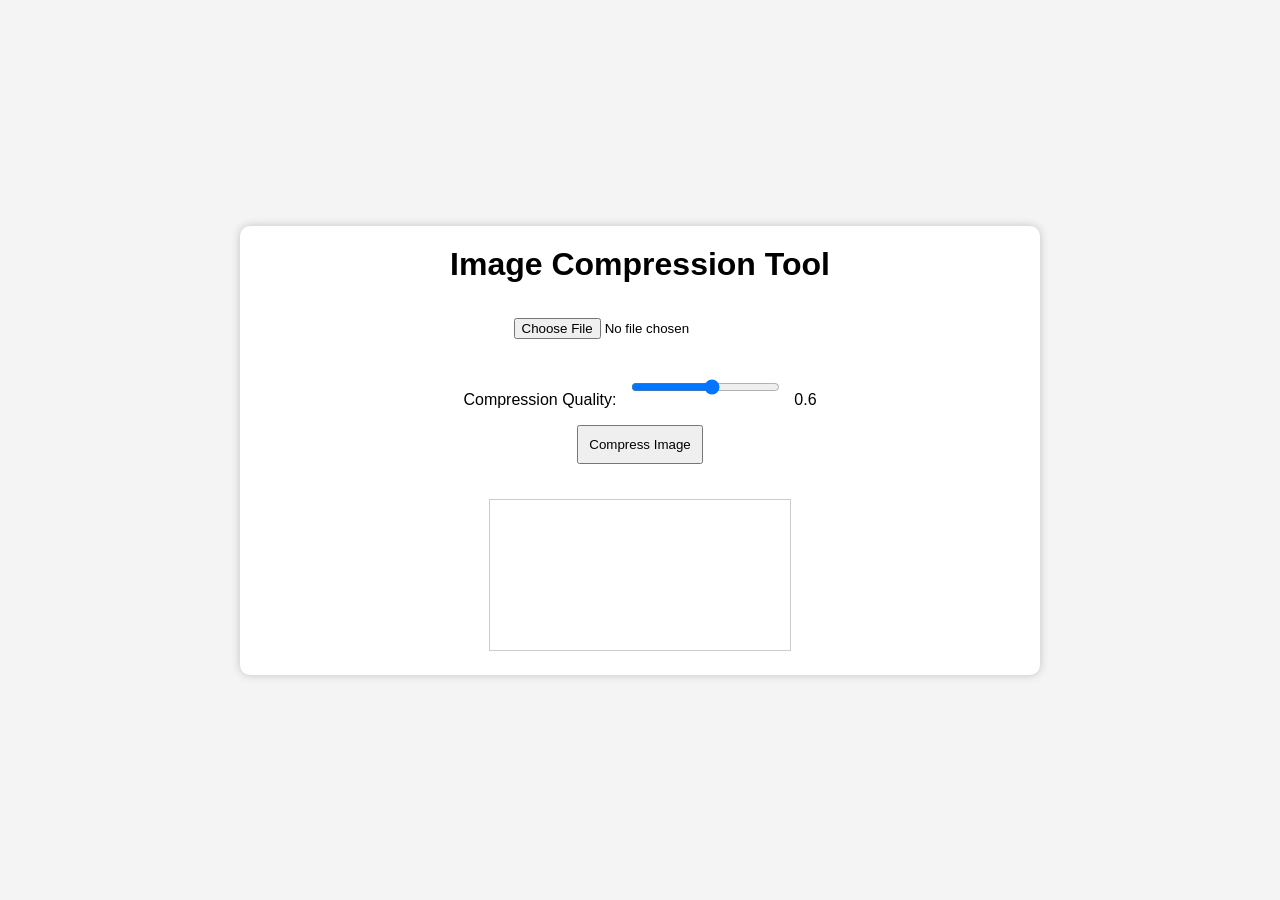
<file: Applied DSA TY/projects/1_image_compression_by_js/index.html>
<!DOCTYPE html>
<html lang="en">
<head>
    <meta charset="UTF-8">
    <meta name="viewport" content="width=device-width, initial-scale=1.0">
    <title>Image Compression Tool - Divide & Conquer</title>

    <style>
        *{
            margin:0;
            padding:0;
            box-sizing:border-box;
            font-family:Arial, sans-serif;
        }

        body{
            background:#f4f4f4;
            display:flex;
            justify-content:center;
            align-items:center;
            min-height:100vh;
        }

        .container{
            background:white;
            padding:20px;
            border-radius:10px;
            width:800px;
            text-align:center;
            box-shadow:0 0 10px rgba(0,0,0,0.2);
        }

        h1{
            margin-bottom:15px;
        }

        input, button{
            margin:10px;
            padding:10px;
        }

        canvas{
            border:1px solid #ccc;
            margin-top:15px;
            max-width:100%;
        }

        .info{
            margin-top:10px;
            font-weight:bold;
        }
    </style>
</head>
<body>

<div class="container">
    <h1>Image Compression Tool</h1>

    <input type="file" id="imageInput" accept="image/*">

    <br>

    <label>Compression Quality:</label>
    <input type="range" id="quality" min="0.1" max="1" step="0.1" value="0.6">
    <span id="qualityValue">0.6</span>

    <br>

    <button id="compressBtn">Compress Image</button>

    <div class="info" id="sizeInfo"></div>

    <canvas id="canvas"></canvas>
</div>

<script src="script.js"></script>
</body>
</html>
</file>
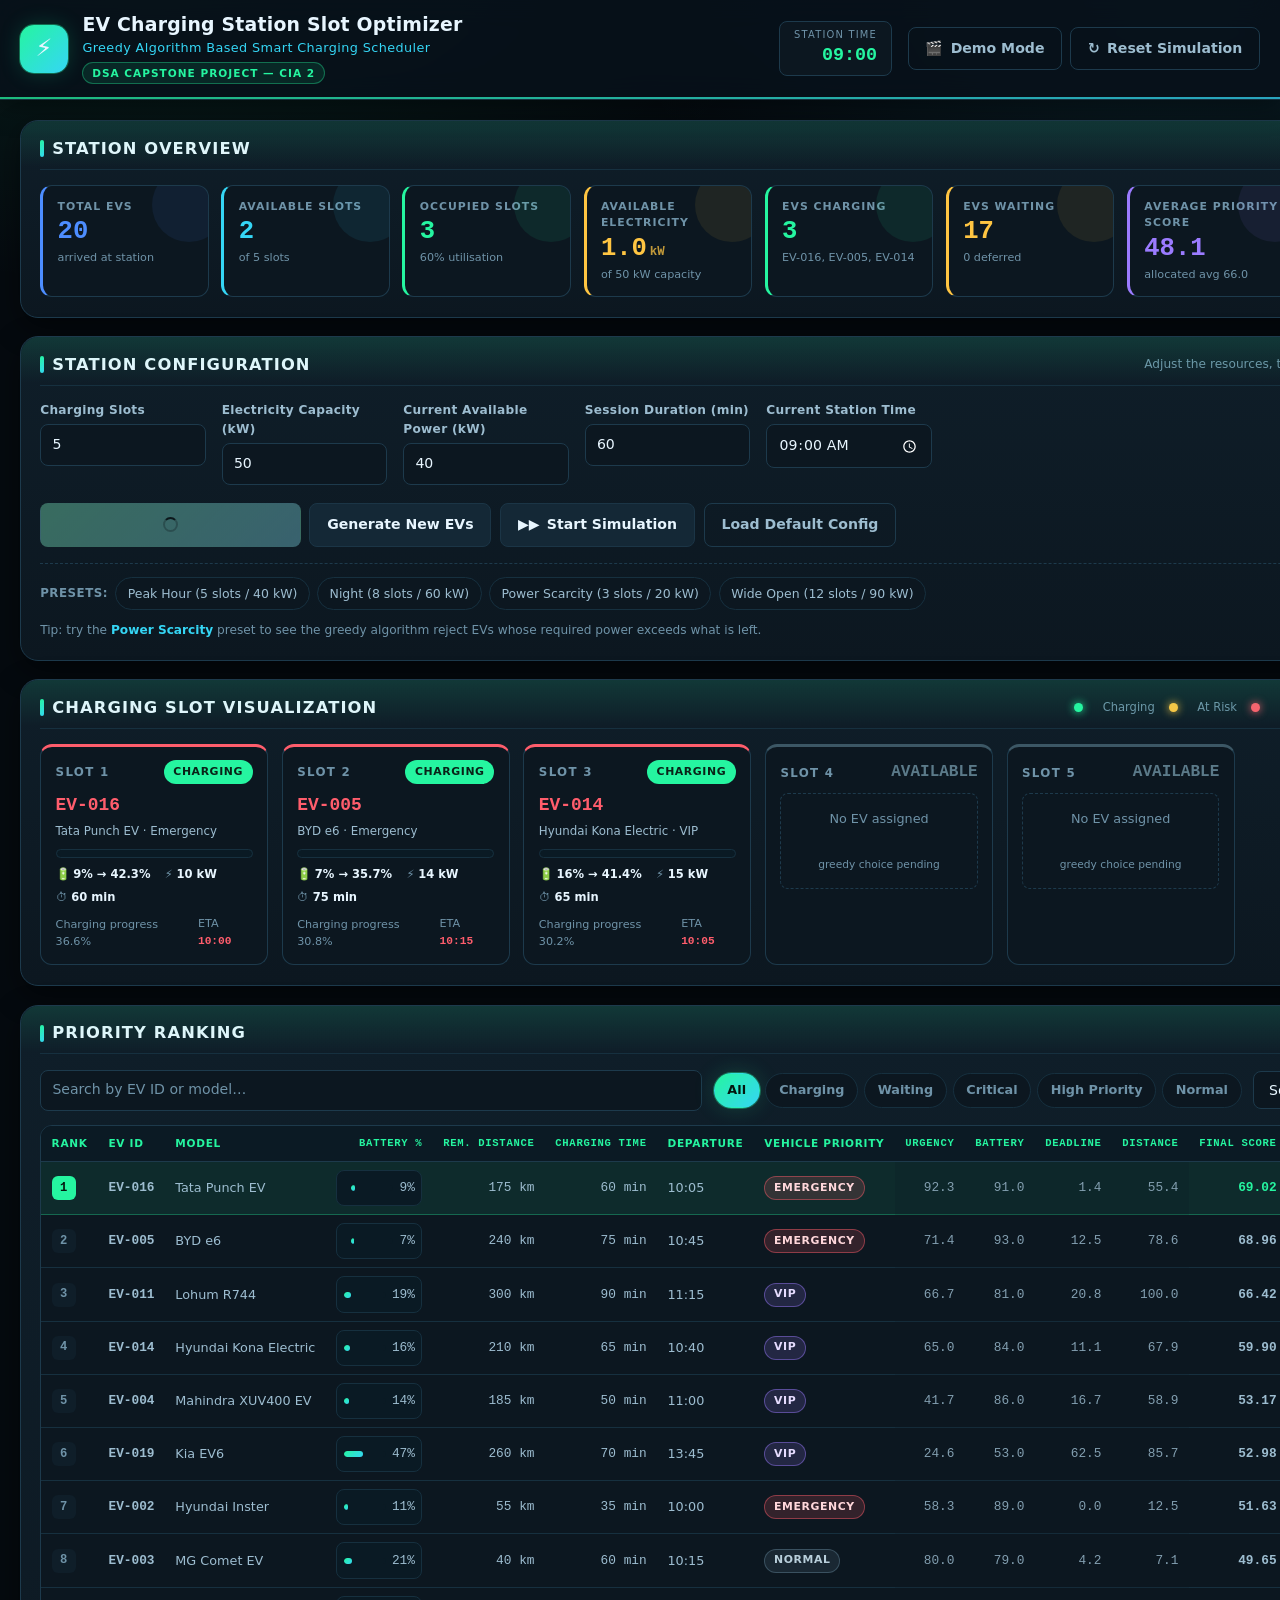
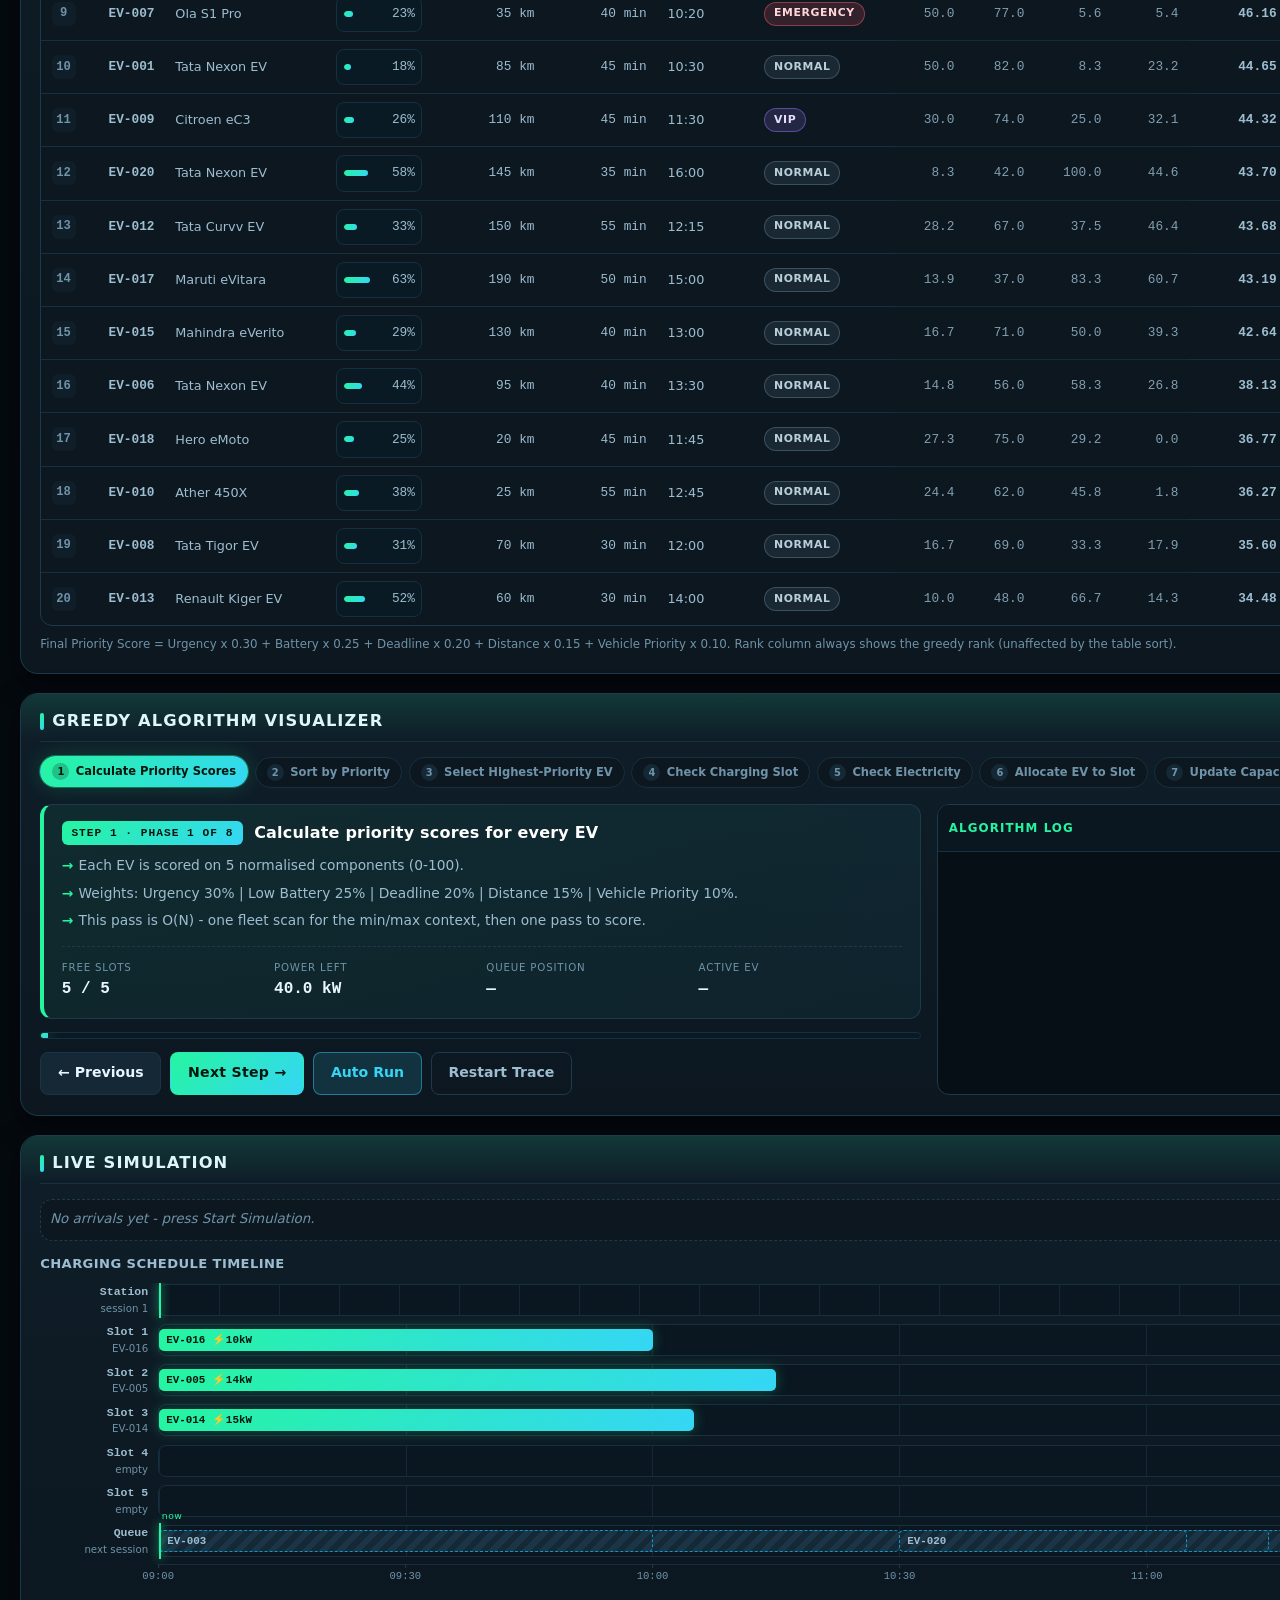
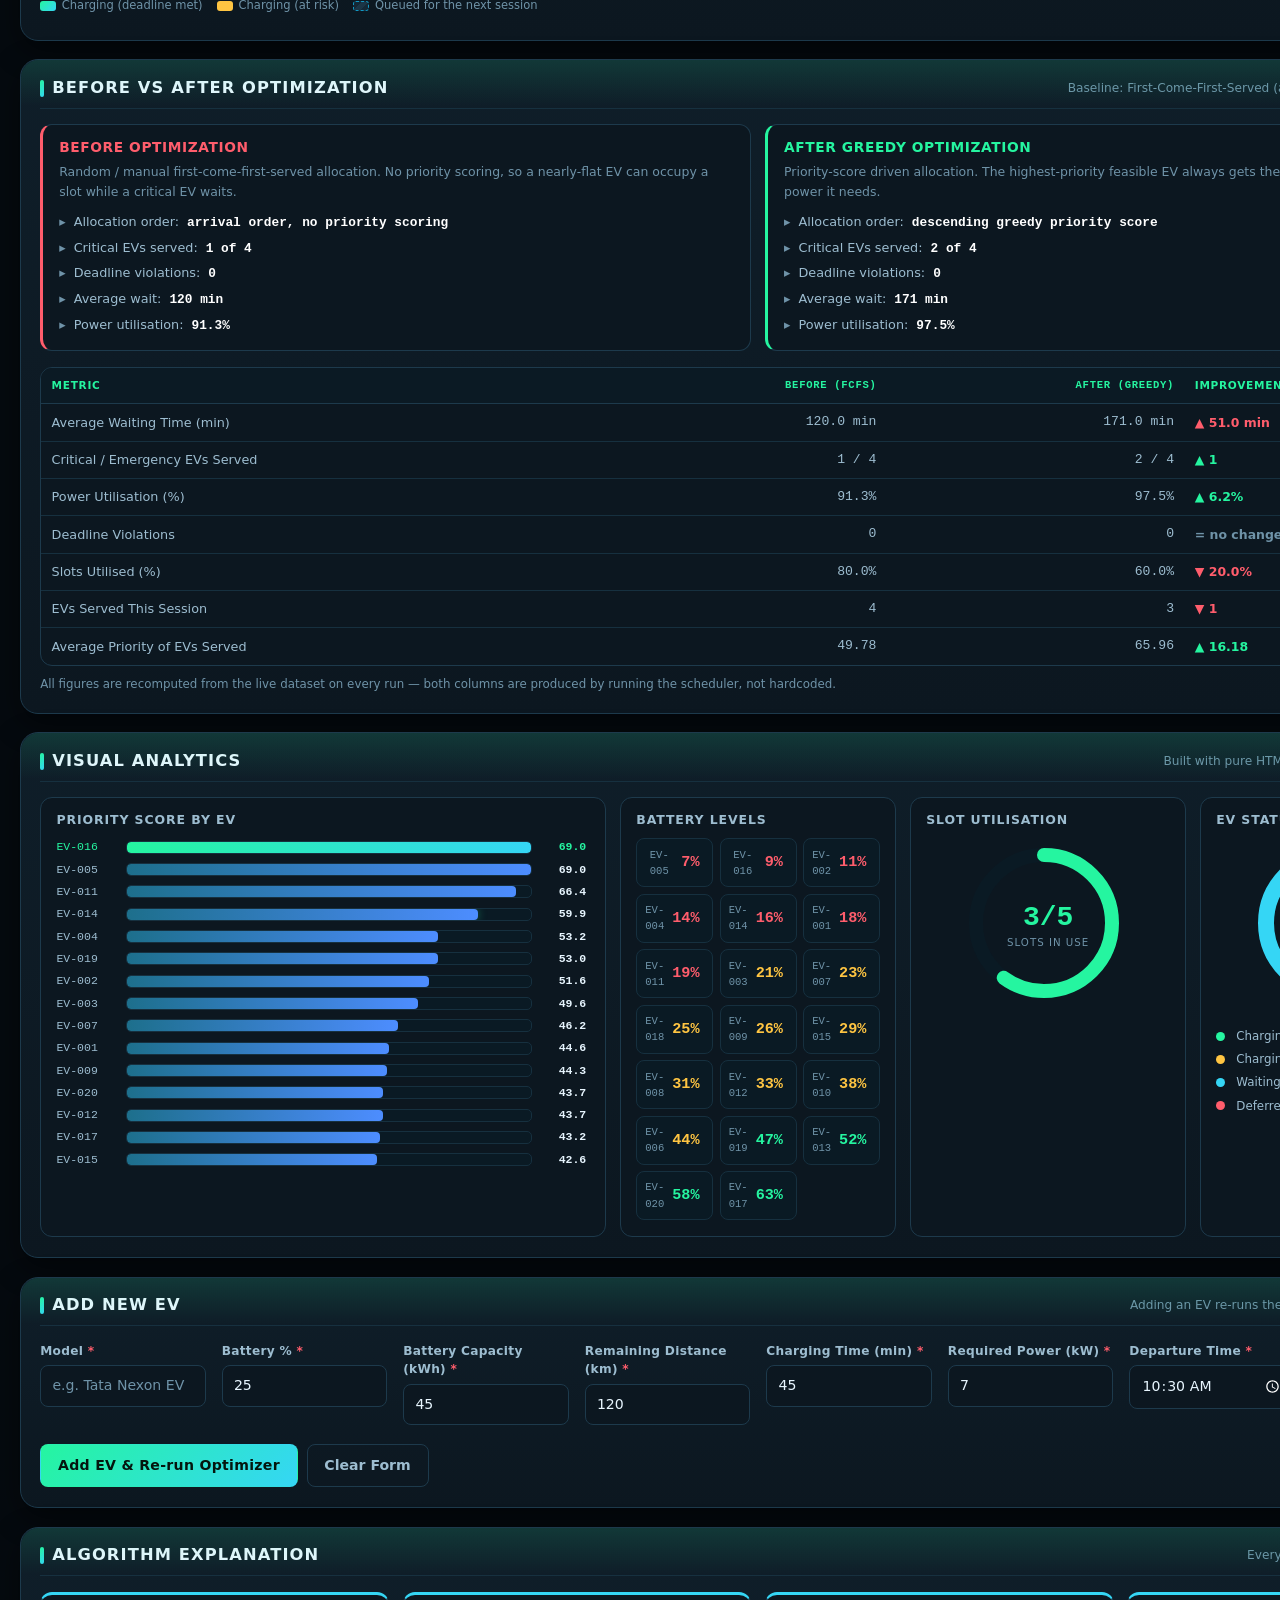
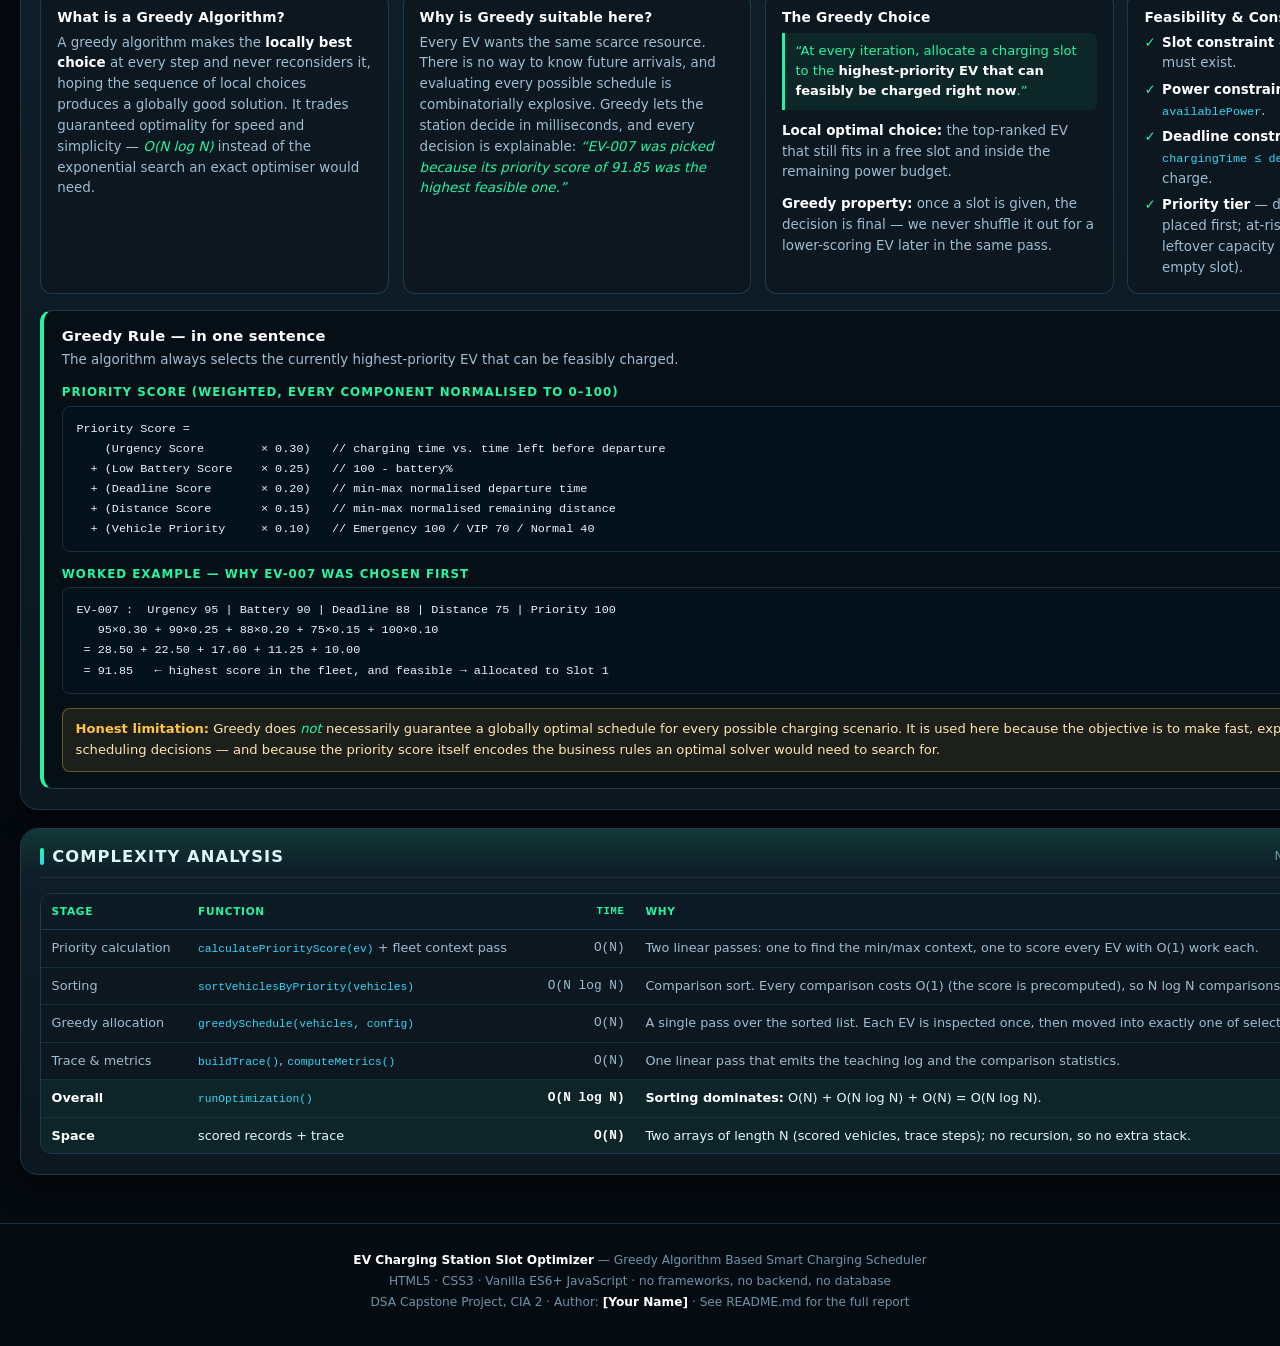
<file: Applied DSA TY/projects/2_EV_Charging_Station_Slot_Optimizer/index.html>
<!DOCTYPE html>
<html lang="en">
<head>
<meta charset="UTF-8" />
<meta name="viewport" content="width=device-width, initial-scale=1" />
<meta name="description" content="EV Charging Station Slot Optimizer - a Greedy Algorithm based smart charging scheduler built with HTML5, CSS3 and Vanilla ES6+ JavaScript. DSA Capstone Project, CIA 2." />
<meta name="author" content="[Your Name]" />
<title>&#9889; EV Charging Station Slot Optimizer | Greedy Algorithm Scheduler</title>
<link rel="icon" type="image/svg+xml" href="assets/favicon.svg" />
<link rel="stylesheet" href="style.css" />
</head>
<body>
<a class="skip-link" href="#main">Skip to main content</a>

<!-- ============================== HEADER ============================== -->
<header class="app-header">
  <div class="shell header-inner">
    <div class="brand">
      <span class="brand-mark" aria-hidden="true">&#9889;</span>
      <div class="brand-text">
        <h1>EV Charging Station Slot Optimizer</h1>
        <p class="brand-sub">Greedy Algorithm Based Smart Charging Scheduler</p>
        <p class="brand-badge">DSA Capstone Project &mdash; CIA 2</p>
      </div>
    </div>

    <div class="header-right">
      <div class="clock-block" aria-live="off">
        <span class="clock-label">Station Time</span>
        <span class="clock-value" id="headerClock">09:00</span>
      </div>
      <div class="header-actions">
        <button type="button" class="btn btn-ghost" id="btnDemo" title="Run the full automated demonstration">
          <span aria-hidden="true">&#127916;</span> Demo Mode
        </button>
        <button type="button" class="btn btn-ghost" id="btnResetAll" title="Reset the whole simulation to defaults">
          <span aria-hidden="true">&#8635;</span> Reset Simulation
        </button>
      </div>
    </div>
  </div>
</header>

<main id="main">
<div class="shell">

  <!-- ========================= STATION OVERVIEW ========================= -->
  <section class="panel" id="overview" aria-labelledby="overview-title">
    <div class="panel-head">
      <h2 id="overview-title">Station Overview</h2>
      <span class="panel-hint" id="runStamp">Awaiting first optimization run</span>
    </div>

    <div class="kpi-grid" id="kpiGrid">
      <article class="kpi-card">
        <span class="kpi-label">Total EVs</span>
        <strong class="kpi-value" id="kpiTotal">0</strong>
        <span class="kpi-foot">arrived at station</span>
      </article>
      <article class="kpi-card kpi-ok">
        <span class="kpi-label">Available Slots</span>
        <strong class="kpi-value" id="kpiSlotsFree">0</strong>
        <span class="kpi-foot" id="kpiSlotsTotal">of 0 slots</span>
      </article>
      <article class="kpi-card kpi-busy">
        <span class="kpi-label">Occupied Slots</span>
        <strong class="kpi-value" id="kpiSlotsUsed">0</strong>
        <span class="kpi-foot" id="kpiSlotsUsedPct">0% utilisation</span>
      </article>
      <article class="kpi-card kpi-power">
        <span class="kpi-label">Available Electricity</span>
        <strong class="kpi-value" id="kpiPower">0<span class="kpi-unit">kW</span></strong>
        <span class="kpi-foot" id="kpiPowerTotal">of 0 kW capacity</span>
      </article>
      <article class="kpi-card kpi-charge">
        <span class="kpi-label">EVs Charging</span>
        <strong class="kpi-value" id="kpiCharging">0</strong>
        <span class="kpi-foot" id="kpiChargingIds">&mdash;</span>
      </article>
      <article class="kpi-card kpi-wait">
        <span class="kpi-label">EVs Waiting</span>
        <strong class="kpi-value" id="kpiWaiting">0</strong>
        <span class="kpi-foot" id="kpiDeferred">0 deferred</span>
      </article>
      <article class="kpi-card kpi-score">
        <span class="kpi-label">Average Priority Score</span>
        <strong class="kpi-value" id="kpiAvgScore">0.0</strong>
        <span class="kpi-foot" id="kpiAvgAllocated">allocated avg 0.0</span>
      </article>
      <article class="kpi-card kpi-util">
        <span class="kpi-label">Power Utilisation</span>
        <strong class="kpi-value" id="kpiUtil">0<span class="kpi-unit">%</span></strong>
        <span class="kpi-foot" id="kpiViolations">0 deadline violations</span>
      </article>
    </div>
  </section>

  <!-- ====================== STATION CONFIGURATION ====================== -->
  <section class="panel" id="config" aria-labelledby="config-title">
    <div class="panel-head">
      <h2 id="config-title">Station Configuration</h2>
      <span class="panel-hint">Adjust the resources, then re-run the greedy optimizer</span>
    </div>

    <form class="config-form" id="configForm" novalidate>
      <div class="field">
        <label for="cfgSlots">Charging Slots</label>
        <input type="number" id="cfgSlots" name="chargingSlots" min="1" max="24" step="1" value="5" required />
        <small class="field-error" id="errSlots" role="alert"></small>
      </div>
      <div class="field">
        <label for="cfgCapacity">Electricity Capacity (kW)</label>
        <input type="number" id="cfgCapacity" name="electricityCapacity" min="1" max="500" step="1" value="50" required />
        <small class="field-error" id="errCapacity" role="alert"></small>
      </div>
      <div class="field">
        <label for="cfgPower">Current Available Power (kW)</label>
        <input type="number" id="cfgPower" name="availablePower" min="0" max="500" step="1" value="40" required />
        <small class="field-error" id="errPower" role="alert"></small>
      </div>
      <div class="field">
        <label for="cfgSession">Session Duration (min)</label>
        <input type="number" id="cfgSession" name="sessionDuration" min="5" max="480" step="5" value="60" required />
        <small class="field-error" id="errSession" role="alert"></small>
      </div>
      <div class="field">
        <label for="cfgTime">Current Station Time</label>
        <input type="time" id="cfgTime" name="currentTime" value="09:00" required />
        <small class="field-error" id="errTime" role="alert"></small>
      </div>

      <div class="config-actions">
        <button type="submit" class="btn btn-primary" id="btnRun">
          <span aria-hidden="true">&#9654;</span> Run Greedy Optimization
        </button>
        <button type="button" class="btn btn-secondary" id="btnGenerate">Generate New EVs</button>
        <button type="button" class="btn btn-secondary" id="btnStartSim">
          <span aria-hidden="true">&#9654;&#9654;</span> Start Simulation
        </button>
        <button type="button" class="btn btn-ghost" id="btnDefaults">Load Default Config</button>
      </div>
    </form>

    <div class="preset-row" role="group" aria-label="Station presets">
      <span class="preset-label">Presets:</span>
      <button type="button" class="chip-btn" data-preset="peak">Peak Hour (5 slots / 40 kW)</button>
      <button type="button" class="chip-btn" data-preset="night">Night (8 slots / 60 kW)</button>
      <button type="button" class="chip-btn" data-preset="scarce">Power Scarcity (3 slots / 20 kW)</button>
      <button type="button" class="chip-btn" data-preset="wide">Wide Open (12 slots / 90 kW)</button>
    </div>
    <p class="form-note" id="configNote">Tip: try the <strong>Power Scarcity</strong> preset to see the greedy algorithm reject EVs whose required power exceeds what is left.</p>
  </section>

  <!-- ======================= CHARGING SLOT VIZ ======================= -->
  <section class="panel" id="slots" aria-labelledby="slots-title">
    <div class="panel-head">
      <h2 id="slots-title">Charging Slot Visualization</h2>
      <span class="legend" aria-hidden="true">
        <i class="dot dot-green"></i>Charging
        <i class="dot dot-amber"></i>At Risk
        <i class="dot dot-red"></i>Critical / Deferred
        <i class="dot dot-gray"></i>Available
      </span>
    </div>
    <div class="slot-grid" id="slotGrid"></div>
  </section>

  <!-- ====================== PRIORITY RANKING TABLE ====================== -->
  <section class="panel" id="ranking" aria-labelledby="ranking-title">
    <div class="panel-head">
      <h2 id="ranking-title">Priority Ranking</h2>
      <span class="panel-hint" id="rankingCount">0 EVs</span>
    </div>

    <div class="toolbar">
      <div class="search-wrap">
        <label class="sr-only" for="searchInput">Search EV by ID or model</label>
        <input type="search" id="searchInput" placeholder="Search by EV ID or model&hellip;" autocomplete="off" />
      </div>
      <div class="filter-group" role="group" aria-label="Filter EVs by status">
        <button type="button" class="filter-btn is-active" data-filter="all">All</button>
        <button type="button" class="filter-btn" data-filter="charging">Charging</button>
        <button type="button" class="filter-btn" data-filter="waiting">Waiting</button>
        <button type="button" class="filter-btn" data-filter="critical">Critical</button>
        <button type="button" class="filter-btn" data-filter="high">High Priority</button>
        <button type="button" class="filter-btn" data-filter="normal">Normal</button>
      </div>
      <div class="sort-wrap">
        <label class="sr-only" for="sortSelect">Sort table by</label>
        <select id="sortSelect">
          <option value="priority">Sort: Priority Score</option>
          <option value="battery">Sort: Battery %</option>
          <option value="departure">Sort: Departure Time</option>
          <option value="distance">Sort: Remaining Distance</option>
        </select>
      </div>
    </div>

    <div class="table-wrap">
      <table class="data-table" id="rankingTable">
        <caption class="sr-only">All electric vehicles sorted by the greedy priority score with individual score components</caption>
        <thead>
          <tr>
            <th scope="col" class="col-rank">Rank</th>
            <th scope="col">EV ID</th>
            <th scope="col">Model</th>
            <th scope="col" class="num">Battery %</th>
            <th scope="col" class="num">Rem. Distance</th>
            <th scope="col" class="num">Charging Time</th>
            <th scope="col">Departure</th>
            <th scope="col">Vehicle Priority</th>
            <th scope="col" class="num">Urgency</th>
            <th scope="col" class="num">Battery</th>
            <th scope="col" class="num">Deadline</th>
            <th scope="col" class="num">Distance</th>
            <th scope="col" class="num">Final Score</th>
            <th scope="col">Status</th>
          </tr>
        </thead>
        <tbody id="rankingBody"></tbody>
      </table>
    </div>
    <p class="table-hint" id="tableHint">Score components are shown exactly as the algorithm computed them &mdash; nothing is hidden.</p>
  </section>

  <!-- ==================== GREEDY ALGORITHM VISUALIZER ==================== -->
  <section class="panel" id="visualizer" aria-labelledby="viz-title">
    <div class="panel-head">
      <h2 id="viz-title">Greedy Algorithm Visualizer</h2>
      <span class="panel-hint" id="stepCounter">Step 0 / 0</span>
    </div>

    <ol class="phase-strip" id="phaseStrip" aria-label="Greedy algorithm phases"></ol>

    <div class="viz-layout">
      <div class="viz-main">
        <div class="step-card" id="stepCard" aria-live="polite">
          <div class="step-head">
            <span class="step-badge" id="stepBadge">STEP 1</span>
            <h3 id="stepTitle">Press &ldquo;Next Step&rdquo; or &ldquo;Auto Run&rdquo;</h3>
          </div>
          <ul class="step-detail" id="stepDetail">
            <li>Run the optimizer to generate an algorithm trace.</li>
          </ul>
          <div class="step-resources">
            <div class="res">
              <span class="res-label">Free slots</span>
              <strong class="res-value" id="stepSlots">&mdash;</strong>
            </div>
            <div class="res">
              <span class="res-label">Power left</span>
              <strong class="res-value" id="stepPower">&mdash;</strong>
            </div>
            <div class="res">
              <span class="res-label">Queue position</span>
              <strong class="res-value" id="stepQueue">&mdash;</strong>
            </div>
            <div class="res">
              <span class="res-label">Active EV</span>
              <strong class="res-value" id="stepEv">&mdash;</strong>
            </div>
          </div>
        </div>

        <div class="progress-track" role="progressbar" aria-label="Visualizer progress" aria-valuemin="0" aria-valuemax="100" aria-valuenow="0" id="stepProgressBar">
          <div class="progress-fill" id="stepProgress"></div>
        </div>

        <div class="viz-controls">
          <button type="button" class="btn btn-secondary" id="btnPrevStep">&larr; Previous</button>
          <button type="button" class="btn btn-primary" id="btnNextStep">Next Step &rarr;</button>
          <button type="button" class="btn btn-accent" id="btnAutoRun">Auto Run</button>
          <button type="button" class="btn btn-ghost" id="btnResetViz">Restart Trace</button>
        </div>
      </div>

      <aside class="viz-side" aria-label="Algorithm log output">
        <div class="log-head">
          <h3>Algorithm Log</h3>
          <button type="button" class="btn btn-mini" id="btnClearLog">Clear</button>
        </div>
        <ol class="log-list" id="logList" aria-live="polite" aria-relevant="additions" tabindex="0"></ol>
      </aside>
    </div>
  </section>

  <!-- ========================== SIMULATION ========================== -->
  <section class="panel" id="simulation" aria-labelledby="sim-title">
    <div class="panel-head">
      <h2 id="sim-title">Live Simulation</h2>
      <span class="panel-hint" id="simStatus">Idle &mdash; press Start Simulation</span>
    </div>

    <div class="sim-arrivals" id="arrivalLane" aria-label="EV arrival feed"></div>

    <div class="timeline-wrap" id="timelineWrap">
      <h3 class="sub-title">Charging Schedule Timeline</h3>
      <div class="timeline" id="timeline">
        <p class="empty-note">The timeline appears after the greedy schedule is generated.</p>
      </div>
    </div>
  </section>

  <!-- ==================== BEFORE / AFTER COMPARISON ==================== -->
  <section class="panel" id="comparison" aria-labelledby="cmp-title">
    <div class="panel-head">
      <h2 id="cmp-title">Before vs After Optimization</h2>
      <span class="panel-hint">Baseline: First-Come-First-Served (arrival order, no priority scoring)</span>
    </div>

    <div class="cmp-cards">
      <article class="cmp-card cmp-before">
        <h3>Before Optimization</h3>
        <p class="cmp-desc">Random / manual first-come-first-served allocation. No priority scoring, so a nearly-flat EV can occupy a slot while a critical EV waits.</p>
        <ul class="cmp-list" id="cmpBeforeList"></ul>
      </article>
      <article class="cmp-card cmp-after">
        <h3>After Greedy Optimization</h3>
        <p class="cmp-desc">Priority-score driven allocation. The highest-priority feasible EV always gets the next free slot and the power it needs.</p>
        <ul class="cmp-list" id="cmpAfterList"></ul>
      </article>
    </div>

    <div class="table-wrap">
      <table class="data-table cmp-table" id="compareTable">
        <caption class="sr-only">Performance metrics comparing the FCFS baseline with the greedy optimized schedule</caption>
        <thead>
          <tr>
            <th scope="col">Metric</th>
            <th scope="col" class="num">Before (FCFS)</th>
            <th scope="col" class="num">After (Greedy)</th>
            <th scope="col">Improvement</th>
          </tr>
        </thead>
        <tbody id="compareBody"></tbody>
      </table>
    </div>
    <p class="table-hint">All figures are recomputed from the live dataset on every run &mdash; both columns are produced by running the scheduler, not hardcoded.</p>
  </section>

  <!-- ========================== CHARTS ========================== -->
  <section class="panel" id="charts" aria-labelledby="charts-title">
    <div class="panel-head">
      <h2 id="charts-title">Visual Analytics</h2>
      <span class="panel-hint">Built with pure HTML / CSS / SVG &mdash; no chart library</span>
    </div>

    <div class="chart-grid">
      <article class="chart-card chart-wide">
        <h3>Priority Score by EV</h3>
        <div class="bar-chart" id="chartPriority"></div>
      </article>

      <article class="chart-card">
        <h3>Battery Levels</h3>
        <div class="battery-grid" id="chartBattery"></div>
      </article>

      <article class="chart-card">
        <h3>Slot Utilisation</h3>
        <div class="ring-wrap" id="chartUtilRing"></div>
      </article>

      <article class="chart-card">
        <h3>EV Status Distribution</h3>
        <div class="ring-wrap" id="chartStatusDonut"></div>
        <ul class="donut-legend" id="statusLegend"></ul>
      </article>
    </div>
  </section>

  <!-- ========================== ADD NEW EV ========================== -->
  <section class="panel" id="add-ev" aria-labelledby="add-title">
    <div class="panel-head">
      <h2 id="add-title">Add New EV</h2>
      <span class="panel-hint">Adding an EV re-runs the greedy optimizer automatically</span>
    </div>

    <form class="ev-form" id="evForm" novalidate>
      <div class="field">
        <label for="evModel">Model <span class="req" aria-hidden="true">*</span></label>
        <input type="text" id="evModel" name="model" placeholder="e.g. Tata Nexon EV" required />
        <small class="field-error" id="errEvModel" role="alert"></small>
      </div>
      <div class="field">
        <label for="evBattery">Battery % <span class="req" aria-hidden="true">*</span></label>
        <input type="number" id="evBattery" name="batteryPercentage" min="0" max="100" step="1" value="25" required />
        <small class="field-error" id="errEvBattery" role="alert"></small>
      </div>
      <div class="field">
        <label for="evCapacity">Battery Capacity (kWh) <span class="req" aria-hidden="true">*</span></label>
        <input type="number" id="evCapacity" name="batteryCapacity" min="5" max="250" step="1" value="45" required />
        <small class="field-error" id="errEvCapacity" role="alert"></small>
      </div>
      <div class="field">
        <label for="evDistance">Remaining Distance (km) <span class="req" aria-hidden="true">*</span></label>
        <input type="number" id="evDistance" name="remainingDistance" min="1" max="900" step="1" value="120" required />
        <small class="field-error" id="errEvDistance" role="alert"></small>
      </div>
      <div class="field">
        <label for="evChargingTime">Charging Time (min) <span class="req" aria-hidden="true">*</span></label>
        <input type="number" id="evChargingTime" name="chargingTime" min="5" max="480" step="5" value="45" required />
        <small class="field-error" id="errEvChargingTime" role="alert"></small>
      </div>
      <div class="field">
        <label for="evPower">Required Power (kW) <span class="req" aria-hidden="true">*</span></label>
        <input type="number" id="evPower" name="requiredPower" min="1" max="350" step="1" value="7" required />
        <small class="field-error" id="errEvPower" role="alert"></small>
      </div>
      <div class="field">
        <label for="evDeparture">Departure Time <span class="req" aria-hidden="true">*</span></label>
        <input type="time" id="evDeparture" name="departureTime" required />
        <small class="field-error" id="errEvDeparture" role="alert"></small>
      </div>
      <div class="field">
        <label for="evPriority">Vehicle Priority <span class="req" aria-hidden="true">*</span></label>
        <select id="evPriority" name="vehiclePriority" required>
          <option value="Emergency">Emergency</option>
          <option value="VIP">VIP</option>
          <option value="Normal" selected>Normal</option>
        </select>
        <small class="field-error" id="errEvPriority" role="alert"></small>
      </div>

      <div class="form-actions">
        <button type="submit" class="btn btn-primary" id="btnAddEv">Add EV &amp; Re-run Optimizer</button>
        <button type="button" class="btn btn-ghost" id="btnClearForm">Clear Form</button>
      </div>
    </form>
  </section>

  <!-- =================== ALGORITHM EXPLANATION =================== -->
  <section class="panel" id="explanation" aria-labelledby="exp-title">
    <div class="panel-head">
      <h2 id="exp-title">Algorithm Explanation</h2>
      <span class="panel-hint">Everything you need for the DSA viva</span>
    </div>

    <div class="exp-grid">
      <article class="exp-card">
        <h3>What is a Greedy Algorithm?</h3>
        <p>A greedy algorithm makes the <strong>locally best choice</strong> at every step and never reconsiders it, hoping the sequence of local choices produces a globally good solution. It trades guaranteed optimality for speed and simplicity &mdash; <em>O(N log N)</em> instead of the exponential search an exact optimiser would need.</p>
      </article>
      <article class="exp-card">
        <h3>Why is Greedy suitable here?</h3>
        <p>Every EV wants the same scarce resource. There is no way to know future arrivals, and evaluating every possible schedule is combinatorially explosive. Greedy lets the station decide in milliseconds, and every decision is explainable: <em>&ldquo;EV-007 was picked because its priority score of 91.85 was the highest feasible one.&rdquo;</em></p>
      </article>
      <article class="exp-card">
        <h3>The Greedy Choice</h3>
        <p class="formula">&ldquo;At every iteration, allocate a charging slot to the <strong>highest-priority EV that can feasibly be charged right now</strong>.&rdquo;</p>
        <p><strong>Local optimal choice:</strong> the top-ranked EV that still fits in a free slot and inside the remaining power budget.</p>
        <p><strong>Greedy property:</strong> once a slot is given, the decision is final &mdash; we never shuffle it out for a lower-scoring EV later in the same pass.</p>
      </article>
      <article class="exp-card">
        <h3>Feasibility &amp; Constraints</h3>
        <ul class="tick-list">
          <li><strong>Slot constraint</strong> &mdash; a free charging bay must exist.</li>
          <li><strong>Power constraint</strong> &mdash; <code>requiredPower &le; availablePower</code>.</li>
          <li><strong>Deadline constraint</strong> &mdash; <code>currentTime + chargingTime &le; departureTime</code> for a full charge.</li>
          <li><strong>Priority tier</strong> &mdash; deadline-satisfiable EVs are placed first; at-risk EVs only consume leftover capacity (a partial charge beats an empty slot).</li>
        </ul>
      </article>
    </div>

    <div class="algorithm-box">
      <h3>Greedy Rule &mdash; in one sentence</h3>
      <p>The algorithm always selects the currently highest-priority EV that can be feasibly charged.</p>
      <h4>Priority Score (weighted, every component normalised to 0&ndash;100)</h4>
      <pre class="code-block">Priority Score =
    (Urgency Score        &times; 0.30)   // charging time vs. time left before departure
  + (Low Battery Score    &times; 0.25)   // 100 - battery%
  + (Deadline Score       &times; 0.20)   // min-max normalised departure time
  + (Distance Score       &times; 0.15)   // min-max normalised remaining distance
  + (Vehicle Priority     &times; 0.10)   // Emergency 100 / VIP 70 / Normal 40</pre>
      <h4>Worked example &mdash; why EV-007 was chosen first</h4>
      <pre class="code-block">EV-007 :  Urgency 95 | Battery 90 | Deadline 88 | Distance 75 | Priority 100
   95&times;0.30 + 90&times;0.25 + 88&times;0.20 + 75&times;0.15 + 100&times;0.10
 = 28.50 + 22.50 + 17.60 + 11.25 + 10.00
 = 91.85   &larr; highest score in the fleet, and feasible &rarr; allocated to Slot 1</pre>
      <p class="warn-note"><strong>Honest limitation:</strong> Greedy does <em>not</em> necessarily guarantee a globally optimal schedule for every possible charging scenario. It is used here because the objective is to make fast, explainable priority-based scheduling decisions &mdash; and because the priority score itself encodes the business rules an optimal solver would need to search for.</p>
    </div>
  </section>

  <!-- =================== COMPLEXITY ANALYSIS =================== -->
  <section class="panel" id="complexity" aria-labelledby="cx-title">
    <div class="panel-head">
      <h2 id="cx-title">Complexity Analysis</h2>
      <span class="panel-hint">N = number of EVs at the station</span>
    </div>

    <div class="table-wrap">
      <table class="data-table cx-table">
        <caption class="sr-only">Time and space complexity of each stage of the greedy scheduler</caption>
        <thead>
          <tr>
            <th scope="col">Stage</th>
            <th scope="col">Function</th>
            <th scope="col" class="num">Time</th>
            <th scope="col">Why</th>
          </tr>
        </thead>
        <tbody>
          <tr>
            <td>Priority calculation</td>
            <td><code>calculatePriorityScore(ev)</code> + fleet context pass</td>
            <td class="num">O(N)</td>
            <td>Two linear passes: one to find the min/max context, one to score every EV with O(1) work each.</td>
          </tr>
          <tr>
            <td>Sorting</td>
            <td><code>sortVehiclesByPriority(vehicles)</code></td>
            <td class="num">O(N log N)</td>
            <td>Comparison sort. Every comparison costs O(1) (the score is precomputed), so N log N comparisons.</td>
          </tr>
          <tr>
            <td>Greedy allocation</td>
            <td><code>greedySchedule(vehicles, config)</code></td>
            <td class="num">O(N)</td>
            <td>A single pass over the sorted list. Each EV is inspected once, then moved into exactly one of selected / waiting / deferred.</td>
          </tr>
          <tr>
            <td>Trace &amp; metrics</td>
            <td><code>buildTrace()</code>, <code>computeMetrics()</code></td>
            <td class="num">O(N)</td>
            <td>One linear pass that emits the teaching log and the comparison statistics.</td>
          </tr>
          <tr class="cx-total">
            <td><strong>Overall</strong></td>
            <td><code>runOptimization()</code></td>
            <td class="num"><strong>O(N log N)</strong></td>
            <td><strong>Sorting dominates:</strong> O(N) + O(N log N) + O(N) = O(N log N).</td>
          </tr>
          <tr class="cx-total">
            <td><strong>Space</strong></td>
            <td>scored records + trace</td>
            <td class="num"><strong>O(N)</strong></td>
            <td>Two arrays of length N (scored vehicles, trace steps); no recursion, so no extra stack.</td>
          </tr>
        </tbody>
      </table>
    </div>
  </section>

</div>
</main>

<footer class="app-footer">
  <div class="shell footer-inner">
    <p><strong>EV Charging Station Slot Optimizer</strong> &mdash; Greedy Algorithm Based Smart Charging Scheduler</p>
    <p>HTML5 &middot; CSS3 &middot; Vanilla ES6+ JavaScript &middot; no frameworks, no backend, no database</p>
    <p>DSA Capstone Project, CIA 2 &middot; Author: <strong>[Your Name]</strong> &middot; See README.md for the full report</p>
  </div>
</footer>

<div class="toast-host" id="toastHost" aria-live="polite" aria-atomic="false"></div>

<script src="script.js"></script>
</body>
</html>
</file>
<file: Applied DSA TY/projects/2_EV_Charging_Station_Slot_Optimizer/style.css>
/* =====================================================================
   EV CHARGING STATION SLOT OPTIMIZER
   Layer 6 of 7 : Presentation only. No logic lives in this file.
   Sections
     01. Design tokens
     02. Reset & base
     03. Layout shell
     04. Buttons, chips, badges, form controls
     05. Header
     06. Panels
     07. KPI cards
     08. Station configuration
     09. Charging slot visualization
     10. Priority ranking table
     11. Greedy visualizer + log
     12. Simulation + timeline
     13. Before / after comparison
     14. Charts
     15. Add EV form
     16. Explanation & complexity
     17. Footer, toasts, utilities
     18. Animations & keyframes
     19. Responsive
     20. Accessibility / reduced motion
   ===================================================================== */

/* ---------------------------- 01. TOKENS ---------------------------- */
:root {
  --bg-deep: #050a0f;
  --bg: #08111a;
  --bg-soft: #0c1720;
  --surface: #0f1e29;
  --surface-2: #142836;
  --surface-3: #1b3546;
  --line: #1d3a4c;
  --line-soft: #16303f;

  --text: #e8f6ff;
  --text-dim: #9dbdd0;
  --text-mute: #6f93a8;

  --green: #25f5a0;
  --green-deep: #0fbf78;
  --cyan: #35d6f5;
  --cyan-deep: #1098c4;
  --amber: #ffc542;
  --red: #ff5d6c;
  --violet: #9b7bff;
  --blue: #4d8dff;

  --grad-accent: linear-gradient(135deg, var(--green) 0%, var(--cyan) 100%);
  --grad-head: linear-gradient(180deg, rgba(37, 245, 160, .12) 0%, rgba(12, 23, 32, 0) 100%);

  --r-sm: 8px;
  --r: 12px;
  --r-lg: 18px;

  --shadow: 0 10px 30px rgba(0, 0, 0, .45);
  --shadow-sm: 0 4px 14px rgba(0, 0, 0, .3);
  --glow-green: 0 0 0 1px rgba(37, 245, 160, .35), 0 0 22px rgba(37, 245, 160, .18);
  --glow-cyan: 0 0 0 1px rgba(53, 214, 245, .35), 0 0 22px rgba(53, 214, 245, .18);

  --t-fast: .16s ease;
  --t: .28s cubic-bezier(.4, 0, .2, 1);
  --t-slow: .55s cubic-bezier(.4, 0, .2, 1);

  --mono: "JetBrains Mono", "Cascadia Code", "SF Mono", Consolas, "Courier New", monospace;
  --sans: "Segoe UI", Inter, system-ui, -apple-system, "Helvetica Neue", Arial, sans-serif;
}

/* ------------------------- 02. RESET & BASE ------------------------- */
*, *::before, *::after { box-sizing: border-box; }

html { scroll-behavior: smooth; }

body {
  margin: 0;
  min-height: 100vh;
  font-family: var(--sans);
  font-size: 15px;
  line-height: 1.55;
  color: var(--text);
  background:
    radial-gradient(1100px 600px at 12% -8%, rgba(37, 245, 160, .10), transparent 60%),
    radial-gradient(900px 520px at 92% 0%, rgba(53, 214, 245, .10), transparent 62%),
    radial-gradient(800px 500px at 50% 108%, rgba(77, 141, 255, .08), transparent 60%),
    var(--bg-deep);
  background-attachment: fixed;
  -webkit-font-smoothing: antialiased;
}

h1, h2, h3, h4 { margin: 0; line-height: 1.25; font-weight: 700; letter-spacing: .2px; }
p { margin: 0 0 .7rem; }
p:last-child { margin-bottom: 0; }
ul, ol { margin: 0; padding: 0; list-style: none; }
code { font-family: var(--mono); font-size: .88em; color: var(--cyan); }
strong { color: #fff; font-weight: 700; }
em { color: var(--green); font-style: italic; }

a { color: var(--cyan); }

.sr-only {
  position: absolute; width: 1px; height: 1px; padding: 0; margin: -1px;
  overflow: hidden; clip: rect(0 0 0 0); white-space: nowrap; border: 0;
}

.skip-link {
  position: absolute; left: -999px; top: 0; z-index: 200;
  background: var(--green); color: #04140d; padding: .7rem 1.2rem;
  font-weight: 700; border-radius: 0 0 var(--r-sm) 0; text-decoration: none;
}
.skip-link:focus { left: 0; }

:focus-visible {
  outline: 2px solid var(--green);
  outline-offset: 2px;
  border-radius: 4px;
}

::-webkit-scrollbar { width: 10px; height: 10px; }
::-webkit-scrollbar-track { background: var(--bg-soft); }
::-webkit-scrollbar-thumb { background: var(--surface-3); border-radius: 6px; }
::-webkit-scrollbar-thumb:hover { background: #27506a; }

/* ------------------------ 03. LAYOUT SHELL ------------------------ */
.shell {
  width: min(1400px, 100% - 2.5rem);
  margin-inline: auto;
}

main { padding-bottom: 3rem; }

#main > .shell {
  display: grid;
  gap: 1.15rem;
  padding-top: 1.25rem;
}

/* -------------------- 04. BUTTONS / CHIPS / FORMS -------------------- */
.btn {
  --btn-bg: var(--surface-2);
  --btn-fg: var(--text);
  --btn-bd: var(--line);
  display: inline-flex;
  align-items: center;
  justify-content: center;
  gap: .45rem;
  padding: .62rem 1.05rem;
  font: inherit;
  font-size: .88rem;
  font-weight: 650;
  color: var(--btn-fg);
  background: var(--btn-bg);
  border: 1px solid var(--btn-bd);
  border-radius: var(--r-sm);
  cursor: pointer;
  white-space: nowrap;
  transition: transform var(--t-fast), box-shadow var(--t), background var(--t), border-color var(--t), color var(--t);
}
.btn:hover:not(:disabled) { transform: translateY(-2px); box-shadow: var(--shadow-sm); }
.btn:active:not(:disabled) { transform: translateY(0); }
.btn:disabled { opacity: .42; cursor: not-allowed; filter: grayscale(.5); }

.btn-primary {
  --btn-bg: var(--grad-accent);
  --btn-fg: #04160e;
  --btn-bd: transparent;
  font-weight: 800;
  letter-spacing: .3px;
}
.btn-primary:hover:not(:disabled) { box-shadow: var(--glow-green); }

.btn-accent {
  --btn-bg: rgba(53, 214, 245, .14);
  --btn-fg: var(--cyan);
  --btn-bd: rgba(53, 214, 245, .45);
}
.btn-accent:hover:not(:disabled) { background: rgba(53, 214, 245, .24); box-shadow: var(--glow-cyan); }

.btn-secondary { --btn-bg: var(--surface-2); --btn-bd: var(--surface-3); }
.btn-secondary:hover:not(:disabled) { --btn-bd: var(--cyan-deep); color: var(--cyan); }

.btn-ghost { --btn-bg: transparent; --btn-fg: var(--text-dim); }
.btn-ghost:hover:not(:disabled) { --btn-bg: var(--surface); --btn-fg: var(--green); }

.btn-mini { padding: .28rem .6rem; font-size: .74rem; }

.chip-btn {
  padding: .34rem .72rem;
  font: inherit;
  font-size: .78rem;
  color: var(--text-dim);
  background: var(--bg-soft);
  border: 1px solid var(--line-soft);
  border-radius: 999px;
  cursor: pointer;
  transition: all var(--t-fast);
}
.chip-btn:hover { color: var(--green); border-color: var(--green-deep); background: rgba(37, 245, 160, .08); }

.filter-btn {
  padding: .4rem .8rem;
  font: inherit;
  font-size: .8rem;
  font-weight: 600;
  color: var(--text-mute);
  background: var(--bg-soft);
  border: 1px solid var(--line-soft);
  border-radius: 999px;
  cursor: pointer;
  transition: all var(--t-fast);
}
.filter-btn:hover { color: var(--text); border-color: var(--surface-3); }
.filter-btn.is-active {
  color: #04160e;
  background: var(--grad-accent);
  border-color: transparent;
  box-shadow: var(--glow-green);
}

label { display: block; font-size: .76rem; font-weight: 650; color: var(--text-dim); margin-bottom: .3rem; letter-spacing: .3px; }

input, select, textarea {
  width: 100%;
  padding: .55rem .7rem;
  font: inherit;
  font-size: .88rem;
  color: var(--text);
  background: var(--bg-soft);
  border: 1px solid var(--line);
  border-radius: var(--r-sm);
  transition: border-color var(--t-fast), box-shadow var(--t-fast), background var(--t-fast);
}
input:hover, select:hover { border-color: var(--surface-3); }
input:focus, select:focus {
  outline: none;
  border-color: var(--green);
  box-shadow: 0 0 0 3px rgba(37, 245, 160, .16);
  background: var(--bg);
}
input[type="time"] { color-scheme: dark; }
select { cursor: pointer; }
input::placeholder { color: var(--text-mute); }

input[aria-invalid="true"], select[aria-invalid="true"] {
  border-color: var(--red);
  box-shadow: 0 0 0 3px rgba(255, 93, 108, .15);
}

.field { display: flex; flex-direction: column; min-width: 0; }
.field-error {
  display: block;
  min-height: 0;
  margin-top: .22rem;
  font-size: .72rem;
  font-weight: 600;
  color: var(--red);
}
.field-error:empty { display: none; }
.req { color: var(--red); }

.badge {
  display: inline-block;
  padding: .16rem .55rem;
  font-size: .68rem;
  font-weight: 800;
  letter-spacing: .6px;
  text-transform: uppercase;
  border-radius: 999px;
  border: 1px solid transparent;
  white-space: nowrap;
}
.badge-critical { color: #ffd7db; background: rgba(255, 93, 108, .18); border-color: rgba(255, 93, 108, .5); }
.badge-high     { color: #ffe6b0; background: rgba(255, 197, 66, .16); border-color: rgba(255, 197, 66, .45); }
.badge-medium   { color: #c9ecff; background: rgba(77, 141, 255, .16); border-color: rgba(77, 141, 255, .45); }
.badge-low      { color: #b9cfdb; background: rgba(111, 147, 168, .16); border-color: rgba(111, 147, 168, .4); }
.badge-prio-emergency { color: #ffd7db; background: rgba(255, 93, 108, .16); border-color: rgba(255, 93, 108, .45); }
.badge-prio-vip      { color: #e6dcff; background: rgba(155, 123, 255, .16); border-color: rgba(155, 123, 255, .45); }
.badge-prio-normal   { color: #b9cfdb; background: rgba(111, 147, 168, .14); border-color: rgba(111, 147, 168, .38); }

.badge-charging { color: #0a2318; background: var(--green); }
.badge-atrisk   { color: #2b1d00; background: var(--amber); }
.badge-waiting  { color: #c9ecff; background: rgba(53, 214, 245, .18); border-color: rgba(53, 214, 245, .45); }
.badge-deferred { color: #ffd7db; background: rgba(255, 93, 108, .15); border-color: rgba(255, 93, 108, .45); }

.dot { display: inline-block; width: 9px; height: 9px; border-radius: 50%; margin-right: .3rem; vertical-align: -1px; }
.dot-green { background: var(--green); box-shadow: 0 0 8px var(--green); }
.dot-amber { background: var(--amber); box-shadow: 0 0 8px var(--amber); }
.dot-red   { background: var(--red); box-shadow: 0 0 8px var(--red); }
.dot-gray  { background: #46626f; }

/* --------------------------- 05. HEADER --------------------------- */
.app-header {
  position: sticky;
  top: 0;
  z-index: 60;
  background: rgba(8, 17, 26, .86);
  backdrop-filter: blur(14px);
  border-bottom: 1px solid var(--line-soft);
  box-shadow: 0 6px 26px rgba(0, 0, 0, .4);
}
.app-header::after {
  content: "";
  display: block;
  height: 2px;
  background: var(--grad-accent);
  opacity: .75;
}
.header-inner {
  display: flex;
  align-items: center;
  justify-content: space-between;
  gap: 1.2rem;
  padding: .8rem 0;
  flex-wrap: wrap;
}
.brand { display: flex; align-items: center; gap: .9rem; min-width: 0; }
.brand-mark {
  display: grid;
  place-items: center;
  width: 48px; height: 48px;
  flex: 0 0 auto;
  font-size: 1.5rem;
  background: var(--grad-accent);
  border-radius: 14px;
  box-shadow: var(--glow-green);
  animation: pulse-glow 3.4s ease-in-out infinite;
}
.brand-text h1 { font-size: 1.18rem; }
.brand-sub { margin: .1rem 0 .2rem; font-size: .8rem; color: var(--cyan); letter-spacing: .4px; }
.brand-badge {
  display: inline-block;
  padding: .12rem .55rem;
  font-size: .66rem;
  font-weight: 800;
  letter-spacing: 1px;
  text-transform: uppercase;
  color: var(--green);
  background: rgba(37, 245, 160, .1);
  border: 1px solid rgba(37, 245, 160, .35);
  border-radius: 999px;
}
.header-right { display: flex; align-items: center; gap: 1rem; flex-wrap: wrap; }
.clock-block {
  padding: .3rem .85rem;
  text-align: right;
  background: var(--bg-soft);
  border: 1px solid var(--line);
  border-radius: var(--r-sm);
}
.clock-label { display: block; font-size: .62rem; letter-spacing: 1.2px; text-transform: uppercase; color: var(--text-mute); }
.clock-value { font-family: var(--mono); font-size: 1.15rem; font-weight: 700; color: var(--green); }
.header-actions { display: flex; gap: .5rem; flex-wrap: wrap; }

/* --------------------------- 06. PANELS --------------------------- */
.panel {
  position: relative;
  padding: 1.1rem 1.2rem 1.25rem;
  background: linear-gradient(180deg, var(--surface) 0%, var(--bg-soft) 100%);
  border: 1px solid var(--line);
  border-radius: var(--r-lg);
  box-shadow: var(--shadow);
  animation: rise-in .5s cubic-bezier(.4, 0, .2, 1) both;
}
.panel::before {
  content: "";
  position: absolute;
  inset: 0 0 auto 0;
  height: 46px;
  background: var(--grad-head);
  border-radius: var(--r-lg) var(--r-lg) 0 0;
  pointer-events: none;
}
.panel-head {
  display: flex;
  align-items: center;
  justify-content: space-between;
  gap: 1rem;
  flex-wrap: wrap;
  margin-bottom: .95rem;
  padding-bottom: .6rem;
  border-bottom: 1px solid var(--line-soft);
}
.panel-head h2 {
  display: flex;
  align-items: center;
  gap: .5rem;
  font-size: 1.02rem;
  text-transform: uppercase;
  letter-spacing: 1.1px;
  color: var(--text);
}
.panel-head h2::before {
  content: "";
  width: 4px; height: 17px;
  background: var(--grad-accent);
  border-radius: 2px;
}
.panel-hint { font-size: .76rem; color: var(--text-mute); }
.sub-title { font-size: .82rem; color: var(--text-dim); margin: .2rem 0 .7rem; letter-spacing: .4px; text-transform: uppercase; }
.empty-note { color: var(--text-mute); font-size: .84rem; font-style: italic; }

/* ------------------------ 07. KPI CARDS ------------------------ */
.kpi-grid {
  display: grid;
  grid-template-columns: repeat(auto-fit, minmax(158px, 1fr));
  gap: .8rem;
}
.kpi-card {
  position: relative;
  display: flex;
  flex-direction: column;
  gap: .12rem;
  padding: .8rem .9rem;
  background: var(--bg-soft);
  border: 1px solid var(--line);
  border-left: 3px solid var(--accent, var(--cyan));
  border-radius: var(--r);
  overflow: hidden;
  transition: transform var(--t), box-shadow var(--t), border-color var(--t);
}
.kpi-card:hover { transform: translateY(-3px); box-shadow: var(--shadow-sm), 0 0 0 1px var(--accent, var(--cyan)); }
.kpi-card::after {
  content: "";
  position: absolute;
  right: -18px; top: -18px;
  width: 74px; height: 74px;
  border-radius: 50%;
  background: var(--accent, var(--cyan));
  opacity: .08;
}
.kpi-label { font-size: .68rem; font-weight: 700; letter-spacing: 1px; text-transform: uppercase; color: var(--text-mute); }
.kpi-value { font-family: var(--mono); font-size: 1.6rem; font-weight: 700; color: var(--accent, var(--text)); line-height: 1.15; }
.kpi-unit { font-size: .78rem; margin-left: .18rem; opacity: .75; }
.kpi-foot { font-size: .7rem; color: var(--text-mute); overflow: hidden; text-overflow: ellipsis; white-space: nowrap; }

.kpi-card:nth-child(1) { --accent: var(--blue); }
.kpi-card:nth-child(2) { --accent: var(--cyan); }
.kpi-card:nth-child(3) { --accent: var(--green); }
.kpi-card:nth-child(4) { --accent: var(--amber); }
.kpi-card:nth-child(5) { --accent: var(--green); }
.kpi-card:nth-child(6) { --accent: var(--amber); }
.kpi-card:nth-child(7) { --accent: var(--violet); }
.kpi-card:nth-child(8) { --accent: var(--cyan); }

.kpi-ok .kpi-value { color: var(--cyan); }
.kpi-busy .kpi-value { color: var(--green); }
.kpi-charge .kpi-value { color: var(--green); }
.kpi-wait .kpi-value { color: var(--amber); }
.kpi-score .kpi-value { color: var(--violet); }

/* ------------------- 08. STATION CONFIGURATION ------------------- */
.config-form {
  display: grid;
  grid-template-columns: repeat(auto-fit, minmax(160px, 1fr));
  gap: .85rem 1rem;
  align-items: start;
}
.config-actions {
  display: flex;
  flex-wrap: wrap;
  gap: .55rem;
  grid-column: 1 / -1;
  padding-top: .3rem;
}
.preset-row {
  display: flex;
  flex-wrap: wrap;
  align-items: center;
  gap: .45rem;
  margin-top: 1rem;
  padding-top: .85rem;
  border-top: 1px dashed var(--line);
}
.preset-label { font-size: .74rem; font-weight: 700; color: var(--text-mute); letter-spacing: .5px; text-transform: uppercase; }
.form-note { margin-top: .7rem; font-size: .76rem; color: var(--text-mute); }
.form-note strong { color: var(--cyan); }

/* ---------------- 09. CHARGING SLOT VISUALIZATION ---------------- */
.legend { display: flex; align-items: center; gap: .9rem; font-size: .72rem; color: var(--text-mute); flex-wrap: wrap; }

.slot-grid {
  display: grid;
  grid-template-columns: repeat(auto-fill, minmax(228px, 1fr));
  gap: .85rem;
}
.slot {
  position: relative;
  display: flex;
  flex-direction: column;
  gap: .5rem;
  padding: .85rem .9rem;
  background: var(--bg-soft);
  border: 1px solid var(--line);
  border-top: 3px solid var(--slot-color, #46626f);
  border-radius: var(--r);
  overflow: hidden;
  transition: transform var(--t), box-shadow var(--t);
}
.slot:hover { transform: translateY(-3px); box-shadow: var(--shadow-sm); }
.slot.is-charging { --slot-color: var(--green); box-shadow: inset 0 0 26px rgba(37, 245, 160, .09); }
.slot.is-atrisk   { --slot-color: var(--amber); box-shadow: inset 0 0 26px rgba(255, 197, 66, .09); }
.slot.is-critical { --slot-color: var(--red); }
.slot.is-free     { --slot-color: #3c5765; }

.slot-head { display: flex; align-items: center; justify-content: space-between; gap: .5rem; }
.slot-name { font-size: .74rem; font-weight: 800; letter-spacing: 1.3px; text-transform: uppercase; color: var(--text-mute); }
.slot-ev { font-family: var(--mono); font-size: 1.12rem; font-weight: 700; color: var(--slot-color); }
.slot-model { font-size: .74rem; color: var(--text-dim); margin-top: -.35rem; }
.slot-meta { display: flex; flex-wrap: wrap; gap: .35rem .9rem; font-size: .72rem; color: var(--text-mute); }
.slot-meta b { color: var(--text); font-weight: 700; }

.bar {
  position: relative;
  height: 9px;
  background: #0a1a24;
  border: 1px solid var(--line-soft);
  border-radius: 999px;
  overflow: hidden;
}
.bar-fill {
  height: 100%;
  width: 0;
  border-radius: 999px;
  background: var(--grad-accent);
  box-shadow: 0 0 12px rgba(37, 245, 160, .45);
  transition: width var(--t-slow);
}
.bar-fill.is-low { background: linear-gradient(135deg, var(--red), var(--amber)); }
.bar-fill.is-mid { background: linear-gradient(135deg, var(--amber), var(--green)); }

.slot-foot { display: flex; align-items: center; justify-content: space-between; gap: .5rem; font-size: .7rem; color: var(--text-mute); }
.slot-foot strong { font-family: var(--mono); color: var(--slot-color); }
.slot-empty {
  display: grid;
  place-items: center;
  min-height: 96px;
  color: var(--text-mute);
  font-size: .8rem;
  text-align: center;
  border: 1px dashed var(--line);
  border-radius: var(--r-sm);
}
.slot.is-free .slot-ev { color: #5b7a89; font-size: 1rem; }

/* ------------------- 10. PRIORITY RANKING TABLE ------------------- */
.toolbar {
  display: flex;
  flex-wrap: wrap;
  align-items: center;
  gap: .7rem;
  margin-bottom: .85rem;
}
.search-wrap { flex: 1 1 230px; min-width: 180px; }
.filter-group { display: flex; flex-wrap: wrap; gap: .35rem; }
.sort-wrap { flex: 0 0 auto; min-width: 190px; }

.table-wrap {
  overflow-x: auto;
  border: 1px solid var(--line);
  border-radius: var(--r);
  background: var(--bg-soft);
}
.data-table { width: 100%; border-collapse: separate; border-spacing: 0; font-size: .8rem; }
.data-table thead th {
  position: sticky;
  top: 0;
  z-index: 2;
  padding: .6rem .65rem;
  font-size: .66rem;
  font-weight: 800;
  letter-spacing: .7px;
  text-transform: uppercase;
  color: var(--green);
  text-align: left;
  white-space: nowrap;
  background: #0b1a24;
  border-bottom: 1px solid var(--line);
}
.data-table th.num, .data-table td.num { text-align: right; font-family: var(--mono); }
.data-table tbody td {
  padding: .5rem .65rem;
  border-bottom: 1px solid var(--line-soft);
  white-space: nowrap;
  color: var(--text-dim);
}
.data-table tbody tr { transition: background var(--t-fast); }
.data-table tbody tr:hover td { background: rgba(53, 214, 245, .05); color: var(--text); }
.data-table tbody tr.is-top td {
  background: rgba(37, 245, 160, .09);
  border-bottom-color: rgba(37, 245, 160, .3);
}
.data-table tbody tr.is-top:hover td { background: rgba(37, 245, 160, .14); }
.data-table tbody tr.is-step td {
  background: rgba(255, 197, 66, .12);
  box-shadow: inset 3px 0 0 var(--amber);
}
.data-table tbody tr:last-child td { border-bottom: 0; }
.data-table .col-rank { width: 52px; }

.rank-cell { display: inline-grid; place-items: center; width: 24px; height: 24px; font-family: var(--mono); font-size: .76rem; font-weight: 700; color: var(--text-mute); background: var(--surface); border-radius: 6px; }
tr.is-top .rank-cell { color: #04160e; background: var(--green); }

.ev-cell { font-family: var(--mono); font-weight: 700; color: var(--text); }
.model-cell { color: var(--text); }
.batt-cell { display: flex; align-items: center; justify-content: flex-end; gap: .4rem; }
.mini-bar { width: 42px; height: 6px; background: #0a1a24; border-radius: 999px; overflow: hidden; }
.mini-bar i { display: block; height: 100%; border-radius: 999px; background: var(--grad-accent); }
.score-cell { font-weight: 800; color: var(--text); }
.score-cell.top { color: var(--green); }
.score-part { opacity: .82; }
.table-hint { margin-top: .55rem; font-size: .74rem; color: var(--text-mute); }
.empty-row td { padding: 1.4rem; text-align: center; color: var(--text-mute); font-style: italic; }

/* ------------------ 11. GREEDY VISUALIZER + LOG ------------------ */
.phase-strip {
  display: flex;
  flex-wrap: wrap;
  gap: .4rem;
  margin-bottom: 1rem;
}
.phase-chip {
  display: flex;
  align-items: center;
  gap: .4rem;
  padding: .35rem .7rem;
  font-size: .72rem;
  font-weight: 700;
  color: var(--text-mute);
  background: var(--bg-soft);
  border: 1px solid var(--line-soft);
  border-radius: 999px;
  transition: all var(--t);
}
.phase-chip i {
  display: grid;
  place-items: center;
  width: 17px; height: 17px;
  font-size: .62rem;
  font-style: normal;
  font-weight: 800;
  color: var(--text-mute);
  background: var(--surface-2);
  border-radius: 50%;
}
.phase-chip.is-done { color: var(--green); border-color: rgba(37, 245, 160, .35); }
.phase-chip.is-done i { color: #04160e; background: var(--green); }
.phase-chip.is-active {
  color: #04160e;
  background: var(--grad-accent);
  border-color: transparent;
  box-shadow: var(--glow-green);
  transform: translateY(-1px);
}
.phase-chip.is-active i { color: #04160e; background: rgba(4, 22, 14, .22); }

.viz-layout { display: grid; grid-template-columns: minmax(0, 1.55fr) minmax(280px, .95fr); gap: 1rem; }
.viz-main { display: flex; flex-direction: column; gap: .8rem; min-width: 0; }

.step-card {
  padding: 1rem 1.1rem;
  background: linear-gradient(135deg, rgba(37, 245, 160, .07), rgba(53, 214, 245, .05));
  border: 1px solid var(--line);
  border-left: 4px solid var(--green);
  border-radius: var(--r);
  min-height: 210px;
}
.step-head { display: flex; align-items: center; gap: .7rem; flex-wrap: wrap; margin-bottom: .6rem; }
.step-badge {
  padding: .2rem .6rem;
  font-family: var(--mono);
  font-size: .7rem;
  font-weight: 800;
  letter-spacing: 1px;
  color: #04160e;
  background: var(--grad-accent);
  border-radius: 6px;
}
.step-head h3 { font-size: 1rem; color: #fff; }
.step-detail { display: flex; flex-direction: column; gap: .4rem; font-size: .86rem; color: var(--text-dim); }
.step-detail li {
  padding-left: 1.05rem;
  position: relative;
  animation: fade-slide .3s ease both;
}
.step-detail li::before {
  content: "\2192";
  position: absolute;
  left: 0;
  color: var(--green);
  font-weight: 700;
}
.step-detail li.hi { color: #fff; font-weight: 600; }
.step-detail li.hi b { color: var(--green); }
.step-detail code { background: rgba(53, 214, 245, .1); padding: .05rem .3rem; border-radius: 4px; }
.step-detail .mono { font-family: var(--mono); color: var(--cyan); }

.step-resources {
  display: grid;
  grid-template-columns: repeat(auto-fit, minmax(110px, 1fr));
  gap: .55rem;
  margin-top: .9rem;
  padding-top: .8rem;
  border-top: 1px dashed var(--line);
}
.res { display: flex; flex-direction: column; gap: .1rem; }
.res-label { font-size: .64rem; letter-spacing: .8px; text-transform: uppercase; color: var(--text-mute); }
.res-value { font-family: var(--mono); font-size: 1rem; color: var(--text); }

.progress-track {
  height: 7px;
  background: #0a1a24;
  border: 1px solid var(--line-soft);
  border-radius: 999px;
  overflow: hidden;
}
.progress-fill {
  height: 100%;
  width: 0;
  background: var(--grad-accent);
  box-shadow: 0 0 14px rgba(37, 245, 160, .5);
  transition: width .25s ease;
}
.viz-controls { display: flex; flex-wrap: wrap; gap: .55rem; }

.viz-side {
  display: flex;
  flex-direction: column;
  min-height: 0;
  background: #060f16;
  border: 1px solid var(--line);
  border-radius: var(--r);
  overflow: hidden;
}
.log-head {
  display: flex;
  align-items: center;
  justify-content: space-between;
  padding: .5rem .7rem;
  background: #0a1720;
  border-bottom: 1px solid var(--line-soft);
}
.log-head h3 { font-size: .74rem; letter-spacing: 1.1px; text-transform: uppercase; color: var(--green); }
.log-list {
  flex: 1;
  min-height: 240px;
  max-height: 330px;
  overflow-y: auto;
  padding: .55rem .65rem;
  font-family: var(--mono);
  font-size: .71rem;
  line-height: 1.65;
}
.log-list li { display: flex; gap: .45rem; color: var(--text-dim); animation: fade-slide .22s ease both; }
.log-list li .ts { flex: 0 0 auto; color: #4d7186; }
.log-list li.ok  { color: var(--green); }
.log-list li.warn { color: var(--amber); }
.log-list li.bad { color: var(--red); }
.log-list li.hl  { color: var(--cyan); }
.log-empty { color: var(--text-mute); font-style: italic; }

/* ------------------- 12. SIMULATION & TIMELINE ------------------- */
.sim-arrivals {
  display: flex;
  flex-wrap: wrap;
  gap: .4rem;
  min-height: 42px;
  margin-bottom: .9rem;
  padding: .55rem;
  background: var(--bg-soft);
  border: 1px dashed var(--line);
  border-radius: var(--r);
}
.arrival-chip {
  display: flex;
  align-items: center;
  gap: .4rem;
  padding: .28rem .6rem;
  font-size: .74rem;
  font-weight: 700;
  font-family: var(--mono);
  color: var(--text);
  background: var(--surface-2);
  border: 1px solid var(--line);
  border-left: 3px solid var(--chip-color, var(--cyan));
  border-radius: 6px;
  animation: pop-in .3s cubic-bezier(.34, 1.56, .64, 1) both;
}
.arrival-chip small { font-family: var(--sans); font-weight: 500; color: var(--text-mute); }

.timeline-wrap { margin-top: .3rem; }
.timeline { overflow-x: auto; padding-bottom: .3rem; }
.tl-inner { min-width: 620px; }
.tl-row { display: grid; grid-template-columns: 108px 1fr; align-items: center; gap: .6rem; margin-bottom: .4rem; }
.tl-label { font-family: var(--mono); font-size: .72rem; font-weight: 700; color: var(--text-dim); text-align: right; }
.tl-label small { display: block; font-family: var(--sans); font-weight: 500; color: var(--text-mute); font-size: .64rem; }
.tl-track {
  position: relative;
  height: 32px;
  background:
    repeating-linear-gradient(90deg, rgba(29, 58, 76, .5) 0 1px, transparent 1px var(--tick, 60px)),
    #0a1620;
  border: 1px solid var(--line-soft);
  border-radius: var(--r-sm);
}
.tl-block {
  position: absolute;
  top: 4px;
  bottom: 4px;
  display: flex;
  align-items: center;
  gap: .3rem;
  padding: 0 .45rem;
  overflow: hidden;
  font-family: var(--mono);
  font-size: .68rem;
  font-weight: 700;
  color: #04160e;
  background: var(--grad-accent);
  border-radius: 5px;
  box-shadow: 0 0 14px rgba(37, 245, 160, .3);
  white-space: nowrap;
  animation: grow-x .5s cubic-bezier(.4, 0, .2, 1) both;
}
.tl-block.at-risk { color: #2b1d00; background: linear-gradient(135deg, var(--amber), #ffdd8a); box-shadow: 0 0 14px rgba(255, 197, 66, .3); }
.tl-block.queued { color: var(--text-dim); background: repeating-linear-gradient(135deg, #142836 0 6px, #1b3546 6px 12px); border: 1px dashed var(--cyan-deep); box-shadow: none; }
.tl-now { position: absolute; top: -3px; bottom: -3px; width: 2px; background: var(--green); box-shadow: 0 0 10px var(--green); }
.tl-now::after { content: "now"; position: absolute; top: -14px; left: 3px; font-size: .58rem; color: var(--green); letter-spacing: .5px; }
.tl-axis { position: relative; height: 22px; margin-left: 118px; border-top: 1px solid var(--line-soft); }
.tl-tick { position: absolute; top: 3px; transform: translateX(-50%); font-family: var(--mono); font-size: .66rem; color: var(--text-mute); }
.tl-tick::before { content: ""; position: absolute; top: -4px; left: 50%; width: 1px; height: 4px; background: var(--line); }
.tl-legend { display: flex; flex-wrap: wrap; gap: .9rem; margin-top: .7rem; font-size: .72rem; color: var(--text-mute); }
.tl-key { display: inline-flex; align-items: center; gap: .35rem; }
.tl-key i { width: 16px; height: 10px; border-radius: 3px; display: inline-block; }
.tl-key i.g { background: var(--grad-accent); }
.tl-key i.a { background: var(--amber); }
.tl-key i.q { background: repeating-linear-gradient(135deg, #142836 0 5px, #1b3546 5px 10px); border: 1px dashed var(--cyan-deep); }

/* ------------------ 13. BEFORE / AFTER COMPARISON ------------------ */
.cmp-cards { display: grid; grid-template-columns: repeat(auto-fit, minmax(290px, 1fr)); gap: .85rem; margin-bottom: 1rem; }
.cmp-card {
  padding: .9rem 1rem;
  background: var(--bg-soft);
  border: 1px solid var(--line);
  border-radius: var(--r);
}
.cmp-card h3 { font-size: .86rem; letter-spacing: .6px; text-transform: uppercase; margin-bottom: .35rem; }
.cmp-desc { font-size: .78rem; color: var(--text-mute); }
.cmp-before { border-left: 3px solid var(--red); }
.cmp-before h3 { color: var(--red); }
.cmp-after { border-left: 3px solid var(--green); }
.cmp-after h3 { color: var(--green); }
.cmp-list { display: flex; flex-direction: column; gap: .3rem; margin-top: .6rem; font-size: .8rem; }
.cmp-list li { display: flex; align-items: baseline; gap: .5rem; color: var(--text-dim); }
.cmp-list li b { font-family: var(--mono); color: #fff; }
.cmp-list li::before { content: "\25B8"; color: var(--text-mute); }
.cmp-table td { white-space: normal; }
.cmp-table td.num { font-size: .82rem; }
.delta { display: inline-flex; align-items: center; gap: .3rem; font-weight: 700; font-size: .78rem; }
.delta.up { color: var(--green); }
.delta.down { color: var(--red); }
.delta.flat { color: var(--text-mute); }
.delta small { color: var(--text-mute); font-weight: 500; }

/* --------------------------- 14. CHARTS --------------------------- */
.chart-grid { display: grid; grid-template-columns: repeat(auto-fit, minmax(255px, 1fr)); gap: .85rem; }
.chart-card {
  padding: .85rem .95rem 1rem;
  background: var(--bg-soft);
  border: 1px solid var(--line);
  border-radius: var(--r);
  min-width: 0;
}
.chart-wide { grid-column: span 2; }
.chart-card h3 { font-size: .78rem; letter-spacing: .9px; text-transform: uppercase; color: var(--text-dim); margin-bottom: .7rem; }

.bar-chart { display: flex; flex-direction: column; gap: .28rem; max-height: 330px; overflow-y: auto; padding-right: .25rem; }
.bar-row { display: grid; grid-template-columns: 62px 1fr 46px; align-items: center; gap: .5rem; font-size: .72rem; }
.bar-row .lbl { font-family: var(--mono); color: var(--text-dim); }
.bar-row .val { font-family: var(--mono); font-weight: 700; text-align: right; color: var(--text); }
.bar-track { position: relative; height: 13px; background: #0a1a24; border: 1px solid var(--line-soft); border-radius: 5px; overflow: hidden; }
.bar-track i {
  display: block;
  height: 100%;
  width: 0;
  background: var(--bar, var(--grad-accent));
  border-radius: 4px;
  transition: width .6s cubic-bezier(.4, 0, .2, 1);
}
.bar-row.is-top .lbl, .bar-row.is-top .val { color: var(--green); }
.bar-row.is-alloc .bar-track i { box-shadow: 0 0 10px rgba(37, 245, 160, .35); }

.battery-grid { display: grid; grid-template-columns: repeat(auto-fill, minmax(74px, 1fr)); gap: .4rem; }
.batt-cell {
  padding: .45rem .4rem;
  text-align: center;
  background: #0a1a24;
  border: 1px solid var(--line-soft);
  border-radius: var(--r-sm);
}
.batt-cell .b-id { font-family: var(--mono); font-size: .66rem; color: var(--text-mute); }
.batt-cell .b-pct { font-family: var(--mono); font-size: .95rem; font-weight: 800; }
.batt-cell .b-bar { height: 5px; margin-top: .3rem; background: #061119; border-radius: 999px; overflow: hidden; }
.batt-cell .b-bar i { display: block; height: 100%; width: 0; border-radius: 999px; transition: width .5s ease; }
.batt-cell.lvl-low .b-pct { color: var(--red); }
.batt-cell.lvl-mid .b-pct { color: var(--amber); }
.batt-cell.lvl-ok  .b-pct { color: var(--green); }
.batt-cell.lvl-low .b-bar i { background: var(--red); }
.batt-cell.lvl-mid .b-bar i { background: var(--amber); }
.batt-cell.lvl-ok  .b-bar i { background: var(--green); }

.ring-wrap { display: grid; place-items: center; padding: .3rem 0; }
.ring { position: relative; width: 168px; height: 168px; }
.ring svg { transform: rotate(-90deg); display: block; }
.ring .ring-bg { stroke: #0a1a24; }
.ring .ring-fg { stroke-linecap: round; transition: stroke-dasharray .7s cubic-bezier(.4, 0, .2, 1); }
.ring-center {
  position: absolute;
  inset: 0;
  display: grid;
  place-content: center;
  text-align: center;
}
.ring-center .big { font-family: var(--mono); font-size: 1.75rem; font-weight: 800; line-height: 1; }
.ring-center .small { font-size: .64rem; letter-spacing: 1px; text-transform: uppercase; color: var(--text-mute); margin-top: .2rem; }
.donut-legend { display: flex; flex-direction: column; gap: .3rem; margin-top: .7rem; font-size: .74rem; }
.donut-legend li { display: flex; align-items: center; justify-content: space-between; gap: .6rem; color: var(--text-dim); }
.donut-legend .lg-name { display: flex; align-items: center; gap: .4rem; }
.donut-legend .lg-val { font-family: var(--mono); font-weight: 700; color: var(--text); }

/* ------------------------ 15. ADD EV FORM ------------------------ */
.ev-form {
  display: grid;
  grid-template-columns: repeat(auto-fit, minmax(158px, 1fr));
  gap: .85rem 1rem;
  align-items: start;
}
.form-actions { grid-column: 1 / -1; display: flex; flex-wrap: wrap; gap: .55rem; padding-top: .3rem; }

/* ---------------- 16. EXPLANATION & COMPLEXITY ---------------- */
.exp-grid { display: grid; grid-template-columns: repeat(auto-fit, minmax(280px, 1fr)); gap: .85rem; margin-bottom: 1rem; }
.exp-card {
  padding: .9rem 1rem;
  background: var(--bg-soft);
  border: 1px solid var(--line);
  border-top: 3px solid var(--cyan);
  border-radius: var(--r);
  font-size: .84rem;
  color: var(--text-dim);
}
.exp-card h3 { font-size: .86rem; color: #fff; margin-bottom: .4rem; }
.exp-card .formula {
  padding: .5rem .65rem;
  font-size: .82rem;
  color: var(--green);
  background: rgba(37, 245, 160, .07);
  border-left: 3px solid var(--green);
  border-radius: 0 6px 6px 0;
}
.tick-list { display: flex; flex-direction: column; gap: .35rem; }
.tick-list li { padding-left: 1.1rem; position: relative; }
.tick-list li::before { content: "\2713"; position: absolute; left: 0; color: var(--green); font-weight: 800; }

.algorithm-box {
  padding: 1rem 1.1rem;
  background: #060f16;
  border: 1px solid var(--line);
  border-left: 4px solid var(--green);
  border-radius: var(--r);
  font-size: .84rem;
  color: var(--text-dim);
}
.algorithm-box h3 { font-size: .92rem; color: #fff; margin-bottom: .3rem; }
.algorithm-box h4 { font-size: .74rem; letter-spacing: 1px; text-transform: uppercase; color: var(--green); margin: .9rem 0 .35rem; }
.code-block {
  margin: 0;
  padding: .75rem .85rem;
  overflow-x: auto;
  font-family: var(--mono);
  font-size: .74rem;
  line-height: 1.7;
  color: var(--text);
  background: #04101a;
  border: 1px solid var(--line-soft);
  border-radius: var(--r-sm);
  white-space: pre;
}
.warn-note {
  margin-top: .9rem;
  padding: .65rem .8rem;
  font-size: .82rem;
  color: #ffe6b0;
  background: rgba(255, 197, 66, .09);
  border: 1px solid rgba(255, 197, 66, .35);
  border-radius: var(--r-sm);
}
.warn-note strong { color: var(--amber); }

.cx-table td { white-space: normal; vertical-align: top; }
.cx-table tr.cx-total td { background: rgba(37, 245, 160, .06); color: var(--text); }
.cx-table td code { white-space: nowrap; }

/* ------------------ 17. FOOTER / TOASTS / UTILS ------------------ */
.app-footer {
  padding: 1.5rem 0 2rem;
  border-top: 1px solid var(--line-soft);
  background: rgba(6, 13, 19, .7);
}
.footer-inner { text-align: center; font-size: .76rem; color: var(--text-mute); }
.footer-inner p { margin: .15rem 0; }

.toast-host {
  position: fixed;
  right: 1rem;
  bottom: 1rem;
  z-index: 120;
  display: flex;
  flex-direction: column;
  gap: .5rem;
  max-width: min(360px, calc(100vw - 2rem));
}
.toast {
  display: flex;
  align-items: flex-start;
  gap: .55rem;
  padding: .65rem .8rem;
  font-size: .82rem;
  color: var(--text);
  background: #0d1c27;
  border: 1px solid var(--line);
  border-left: 4px solid var(--toast, var(--green));
  border-radius: var(--r-sm);
  box-shadow: var(--shadow);
  animation: pop-in .28s cubic-bezier(.34, 1.56, .64, 1) both;
}
.toast.out { animation: fade-out .3s ease forwards; }
.toast .t-icon { font-size: 1rem; line-height: 1.3; }
.toast .t-body strong { display: block; font-size: .84rem; }
.toast .t-body span { color: var(--text-dim); }
.toast.ok  { --toast: var(--green); }
.toast.warn{ --toast: var(--amber); }
.toast.err { --toast: var(--red); }
.toast.info{ --toast: var(--cyan); }

/* ------------------ 18. ANIMATIONS & KEYFRAMES ------------------ */
@keyframes rise-in { from { opacity: 0; transform: translateY(16px); } to { opacity: 1; transform: none; } }
@keyframes fade-slide { from { opacity: 0; transform: translateX(-7px); } to { opacity: 1; transform: none; } }
@keyframes fade-out { to { opacity: 0; transform: translateY(8px); } }
@keyframes pop-in { from { opacity: 0; transform: scale(.85) translateY(8px); } to { opacity: 1; transform: none; } }
@keyframes grow-x { from { opacity: 0; transform: scaleX(.2); transform-origin: left; } to { opacity: 1; transform: none; } }
@keyframes pulse-glow {
  0%, 100% { box-shadow: var(--glow-green); }
  50%      { box-shadow: 0 0 0 1px rgba(37, 245, 160, .5), 0 0 34px rgba(37, 245, 160, .4); }
}
@keyframes spin { to { transform: rotate(360deg); } }
.is-busy { position: relative; color: transparent !important; }
.is-busy::after {
  content: "";
  position: absolute;
  top: 50%; left: 50%;
  width: 15px; height: 15px;
  margin: -7.5px 0 0 -7.5px;
  border: 2px solid rgba(4, 22, 14, .3);
  border-top-color: #04160e;
  border-radius: 50%;
  animation: spin .7s linear infinite;
}

/* --------------------- 19. RESPONSIVE --------------------- */
@media (max-width: 1180px) {
  .viz-layout { grid-template-columns: 1fr; }
  .log-list { max-height: 210px; min-height: 150px; }
  .chart-wide { grid-column: span 1; }
}
@media (max-width: 900px) {
  .shell { width: min(1400px, 100% - 1.6rem); }
  .header-inner { justify-content: center; text-align: center; }
  .brand { flex-direction: column; gap: .5rem; }
  .header-right { justify-content: center; }
  .brand-text h1 { font-size: 1.02rem; }
  .legend { font-size: .66rem; gap: .6rem; }
  .tl-row { grid-template-columns: 84px 1fr; }
  .tl-label { font-size: .66rem; }
  .tl-axis { margin-left: 94px; }
}
@media (max-width: 640px) {
  body { font-size: 14px; }
  .panel { padding: .9rem .85rem 1rem; border-radius: var(--r); }
  .kpi-grid { grid-template-columns: repeat(auto-fit, minmax(132px, 1fr)); gap: .6rem; }
  .kpi-value { font-size: 1.35rem; }
  .config-form, .ev-form { grid-template-columns: repeat(auto-fit, minmax(140px, 1fr)); }
  .config-actions .btn, .form-actions .btn { flex: 1 1 100%; }
  .toolbar { flex-direction: column; align-items: stretch; }
  .sort-wrap { width: 100%; }
  .filter-group { justify-content: center; }
  .slot-grid { grid-template-columns: 1fr; }
  .chart-grid { grid-template-columns: 1fr; }
  .ring { width: 150px; height: 150px; }
  .bar-row { grid-template-columns: 54px 1fr 42px; font-size: .68rem; }
  .toast-host { left: 1rem; right: 1rem; max-width: none; }
  .brand-mark { width: 42px; height: 42px; font-size: 1.25rem; }
}
@media (max-width: 420px) {
  .kpi-grid { grid-template-columns: repeat(2, 1fr); }
  .step-resources { grid-template-columns: repeat(2, 1fr); }
  .viz-controls .btn { flex: 1 1 calc(50% - .3rem); }
}

/* --------------- 20. ACCESSIBILITY / MOTION --------------- */
@media (prefers-reduced-motion: reduce) {
  *, *::before, *::after {
    animation-duration: .001ms !important;
    animation-iteration-count: 1 !important;
    transition-duration: .001ms !important;
    scroll-behavior: auto !important;
  }
  .bar-fill, .progress-fill, .bar-track i, .batt-cell .b-bar i, .ring .ring-fg { transition: none !important; }
}

@media print {
  body { background: #fff; color: #000; }
  .app-header, .toolbar, .viz-controls, .config-actions, .form-actions, .toast-host, .skip-link { display: none !important; }
  .panel { box-shadow: none; border: 1px solid #999; background: #fff; }
}
</file>
